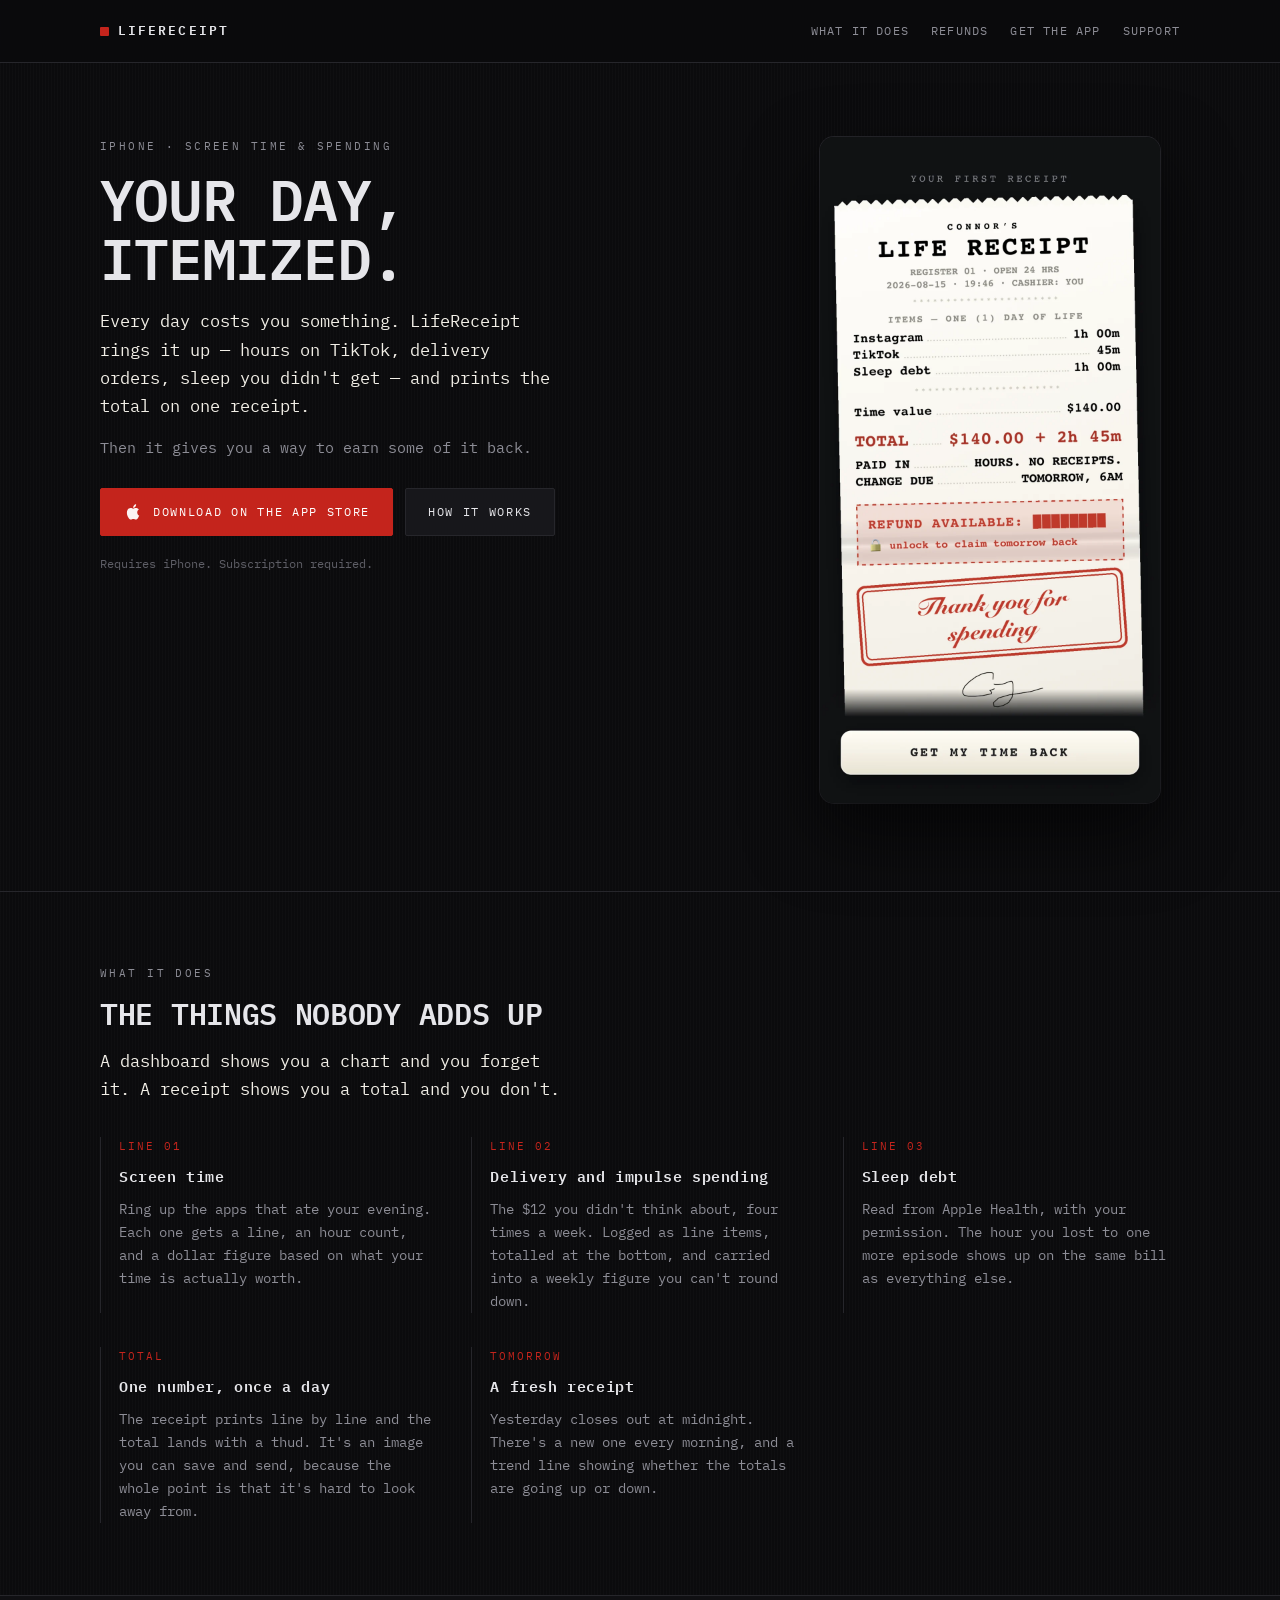
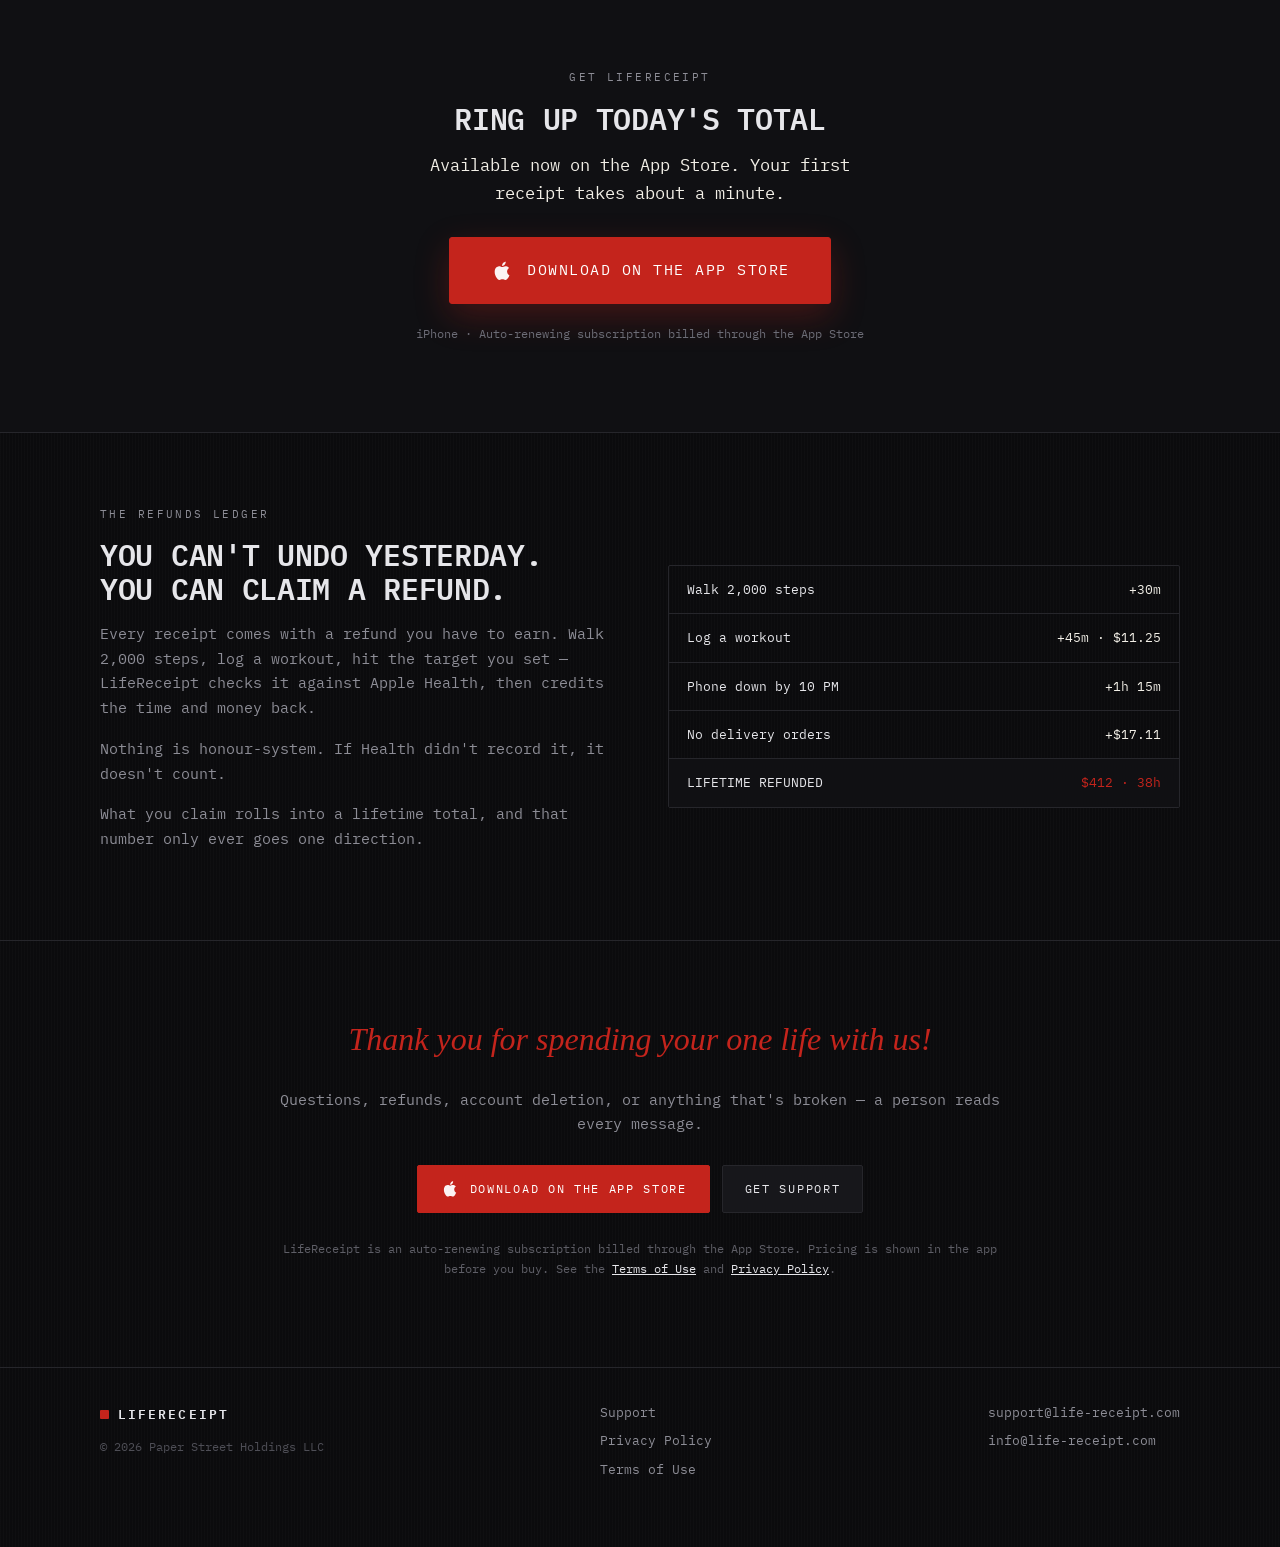
<file: index.html>
<!DOCTYPE html>
<html lang="en">
<head>
<meta charset="utf-8">
<meta name="viewport" content="width=device-width, initial-scale=1">
<title>LifeReceipt — Your day, itemized.</title>
<meta name="description" content="LifeReceipt prints your wasted day as a receipt: screen time, delivery orders, sleep debt, goals missed. Then it helps you earn the time back.">
<link rel="canonical" href="https://life-receipt.com/">
<meta property="og:title" content="LifeReceipt — Your day, itemized.">
<meta property="og:description" content="Screen time, delivery orders, sleep debt, goals missed — printed as one receipt you can't argue with.">
<meta property="og:url" content="https://life-receipt.com/">
<meta property="og:type" content="website">
<meta property="og:image" content="https://life-receipt.com/assets/receipt.jpg">
<meta name="twitter:card" content="summary_large_image">
<meta name="theme-color" content="#0B0B0D">
<link rel="preconnect" href="https://fonts.googleapis.com">
<link rel="preconnect" href="https://fonts.gstatic.com" crossorigin>
<link href="https://fonts.googleapis.com/css2?family=IBM+Plex+Mono:wght@400;500;600&display=swap" rel="stylesheet">
<link rel="stylesheet" href="/styles.css">
</head>
<body>

<header class="mast">
  <div class="wrap">
    <a class="wordmark" href="/">LifeReceipt</a>
    <nav>
      <a href="#itemized">What it does</a>
      <a href="#refunds">Refunds</a>
      <a href="#get">Get the app</a>
      <a class="keep" href="/support">Support</a>
    </nav>
  </div>
</header>

<main>

<section class="plain hero">
  <div class="wrap hero-grid">
    <div>
      <p class="eyebrow on-dark">iPhone · Screen time &amp; spending</p>
      <h1>Your day,<br>itemized.</h1>
      <p class="lede">Every day costs you something. LifeReceipt rings it up — hours on TikTok, delivery orders, sleep you didn't get — and prints the total on one receipt.</p>
      <p>Then it gives you a way to earn some of it back.</p>
      <div class="cta-row">
        <a class="btn btn-stamp" href="https://apps.apple.com/us/app/lifereceipt-cut-screen-time/id6793711242" rel="noopener"><svg viewBox="0 0 24 24" width="20" height="20" fill="currentColor" aria-hidden="true" style="flex:none"><path d="M17.05 12.54c-.02-2.3 1.88-3.4 1.96-3.46-1.07-1.56-2.73-1.78-3.32-1.8-1.41-.14-2.76.83-3.48.83-.72 0-1.83-.81-3.01-.79-1.55.02-2.98.9-3.77 2.29-1.61 2.79-.41 6.92 1.15 9.18.76 1.11 1.67 2.35 2.86 2.3 1.15-.05 1.58-.74 2.97-.74s1.78.74 3 .72c1.24-.02 2.02-1.12 2.78-2.24.88-1.28 1.24-2.52 1.26-2.58-.03-.01-2.41-.92-2.4-3.71zM14.8 5.6c.63-.77 1.06-1.83.94-2.9-.91.04-2.02.61-2.67 1.37-.58.68-1.09 1.77-.96 2.81 1.02.08 2.06-.52 2.69-1.28z"/></svg><span>Download on the App&nbsp;Store</span></a>
        <a class="btn" href="#itemized">How it works</a>
      </div>
      <p class="fineprint">Requires iPhone. Subscription required.</p>
    </div>

    <figure class="shot">
      <picture>
        <source srcset="/assets/receipt.webp" type="image/webp">
        <img src="/assets/receipt.jpg" width="1020" height="1998"
             alt="A LifeReceipt daily receipt: Instagram 1h 00m, TikTok 45m, sleep debt 1h 00m, time value $140.00, total $140.00 plus 2h 45m, with a locked refund available tomorrow."
             fetchpriority="high" decoding="async">
      </picture>
    </figure>
  </div>
</section>

<section id="itemized">
  <div class="wrap">
    <p class="eyebrow on-dark">What it does</p>
    <h2>The things nobody adds up</h2>
    <p class="lede">A dashboard shows you a chart and you forget it. A receipt shows you a total and you don't.</p>
    <div class="cols">
      <div class="card">
        <span class="tag">Line 01</span>
        <h3>Screen time</h3>
        <p>Ring up the apps that ate your evening. Each one gets a line, an hour count, and a dollar figure based on what your time is actually worth.</p>
      </div>
      <div class="card">
        <span class="tag">Line 02</span>
        <h3>Delivery and impulse spending</h3>
        <p>The $12 you didn't think about, four times a week. Logged as line items, totalled at the bottom, and carried into a weekly figure you can't round down.</p>
      </div>
      <div class="card">
        <span class="tag">Line 03</span>
        <h3>Sleep debt</h3>
        <p>Read from Apple Health, with your permission. The hour you lost to one more episode shows up on the same bill as everything else.</p>
      </div>
      <div class="card">
        <span class="tag">Total</span>
        <h3>One number, once a day</h3>
        <p>The receipt prints line by line and the total lands with a thud. It's an image you can save and send, because the whole point is that it's hard to look away from.</p>
      </div>
      <div class="card">
        <span class="tag">Tomorrow</span>
        <h3>A fresh receipt</h3>
        <p>Yesterday closes out at midnight. There's a new one every morning, and a trend line showing whether the totals are going up or down.</p>
      </div>
    </div>
  </div>
</section>

<section id="get" class="buy">
  <div class="wrap narrow">
    <p class="eyebrow on-dark">Get LifeReceipt</p>
    <h2>Ring up today's total</h2>
    <p class="lede" style="margin:0 auto 30px">Available now on the App Store. Your first receipt takes about a minute.</p>
    <a class="btn btn-stamp btn-xl" href="https://apps.apple.com/us/app/lifereceipt-cut-screen-time/id6793711242" rel="noopener"><svg viewBox="0 0 24 24" width="20" height="20" fill="currentColor" aria-hidden="true" style="flex:none"><path d="M17.05 12.54c-.02-2.3 1.88-3.4 1.96-3.46-1.07-1.56-2.73-1.78-3.32-1.8-1.41-.14-2.76.83-3.48.83-.72 0-1.83-.81-3.01-.79-1.55.02-2.98.9-3.77 2.29-1.61 2.79-.41 6.92 1.15 9.18.76 1.11 1.67 2.35 2.86 2.3 1.15-.05 1.58-.74 2.97-.74s1.78.74 3 .72c1.24-.02 2.02-1.12 2.78-2.24.88-1.28 1.24-2.52 1.26-2.58-.03-.01-2.41-.92-2.4-3.71zM14.8 5.6c.63-.77 1.06-1.83.94-2.9-.91.04-2.02.61-2.67 1.37-.58.68-1.09 1.77-.96 2.81 1.02.08 2.06-.52 2.69-1.28z"/></svg><span>Download on the App&nbsp;Store</span></a>
    <p class="fineprint" style="margin-top:20px">iPhone · Auto-renewing subscription billed through the App Store</p>
  </div>
</section>

<section id="refunds">
  <div class="wrap split">
    <div>
      <p class="eyebrow on-dark">The refunds ledger</p>
      <h2>You can't undo yesterday.<br>You can claim a refund.</h2>
      <p>Every receipt comes with a refund you have to earn. Walk 2,000 steps, log a workout, hit the target you set — LifeReceipt checks it against Apple Health, then credits the time and money back.</p>
      <p>Nothing is honour-system. If Health didn't record it, it doesn't count.</p>
      <p>What you claim rolls into a lifetime total, and that number only ever goes one direction.</p>
    </div>
    <div class="ledger" aria-label="Example refunds ledger">
      <div><span>Walk 2,000 steps</span><span class="amt">+30m</span></div>
      <div><span>Log a workout</span><span class="amt">+45m · $11.25</span></div>
      <div><span>Phone down by 10 PM</span><span class="amt">+1h 15m</span></div>
      <div><span>No delivery orders</span><span class="amt">+$17.11</span></div>
      <div class="lifetime"><span>LIFETIME REFUNDED</span><span class="amt">$412 · 38h</span></div>
    </div>
  </div>
</section>

<section>
  <div class="wrap narrow" style="text-align:center">
    <p class="thanks" style="font-size:clamp(22px,3.4vw,32px);margin-bottom:22px">Thank you for spending your one life with us!</p>
    <p>Questions, refunds, account deletion, or anything that's broken — a person reads every message.</p>
    <div class="cta-row" style="justify-content:center">
      <a class="btn btn-stamp" href="https://apps.apple.com/us/app/lifereceipt-cut-screen-time/id6793711242" rel="noopener"><svg viewBox="0 0 24 24" width="20" height="20" fill="currentColor" aria-hidden="true" style="flex:none"><path d="M17.05 12.54c-.02-2.3 1.88-3.4 1.96-3.46-1.07-1.56-2.73-1.78-3.32-1.8-1.41-.14-2.76.83-3.48.83-.72 0-1.83-.81-3.01-.79-1.55.02-2.98.9-3.77 2.29-1.61 2.79-.41 6.92 1.15 9.18.76 1.11 1.67 2.35 2.86 2.3 1.15-.05 1.58-.74 2.97-.74s1.78.74 3 .72c1.24-.02 2.02-1.12 2.78-2.24.88-1.28 1.24-2.52 1.26-2.58-.03-.01-2.41-.92-2.4-3.71zM14.8 5.6c.63-.77 1.06-1.83.94-2.9-.91.04-2.02.61-2.67 1.37-.58.68-1.09 1.77-.96 2.81 1.02.08 2.06-.52 2.69-1.28z"/></svg><span>Download on the App&nbsp;Store</span></a>
      <a class="btn" href="/support">Get support</a>
    </div>
    <p class="fineprint" style="margin-top:26px">LifeReceipt is an auto-renewing subscription billed through the App Store. Pricing is shown in the app before you buy. See the <a href="/terms">Terms of Use</a> and <a href="/privacy">Privacy Policy</a>.</p>
  </div>
</section>

</main>

<footer>
  <div class="wrap foot-grid">
    <div>
      <a class="wordmark" href="/" style="margin-bottom:12px">LifeReceipt</a>
      <p class="legal">© 2026 Paper Street Holdings LLC</p>
    </div>
    <div>
      <a href="/support">Support</a>
      <a href="/privacy">Privacy Policy</a>
      <a href="/terms">Terms of Use</a>
    </div>
    <div>
      <a href="mailto:support@life-receipt.com">support@life-receipt.com</a>
      <a href="mailto:info@life-receipt.com">info@life-receipt.com</a>
    </div>
  </div>
</footer>

</body>
</html>
</file>
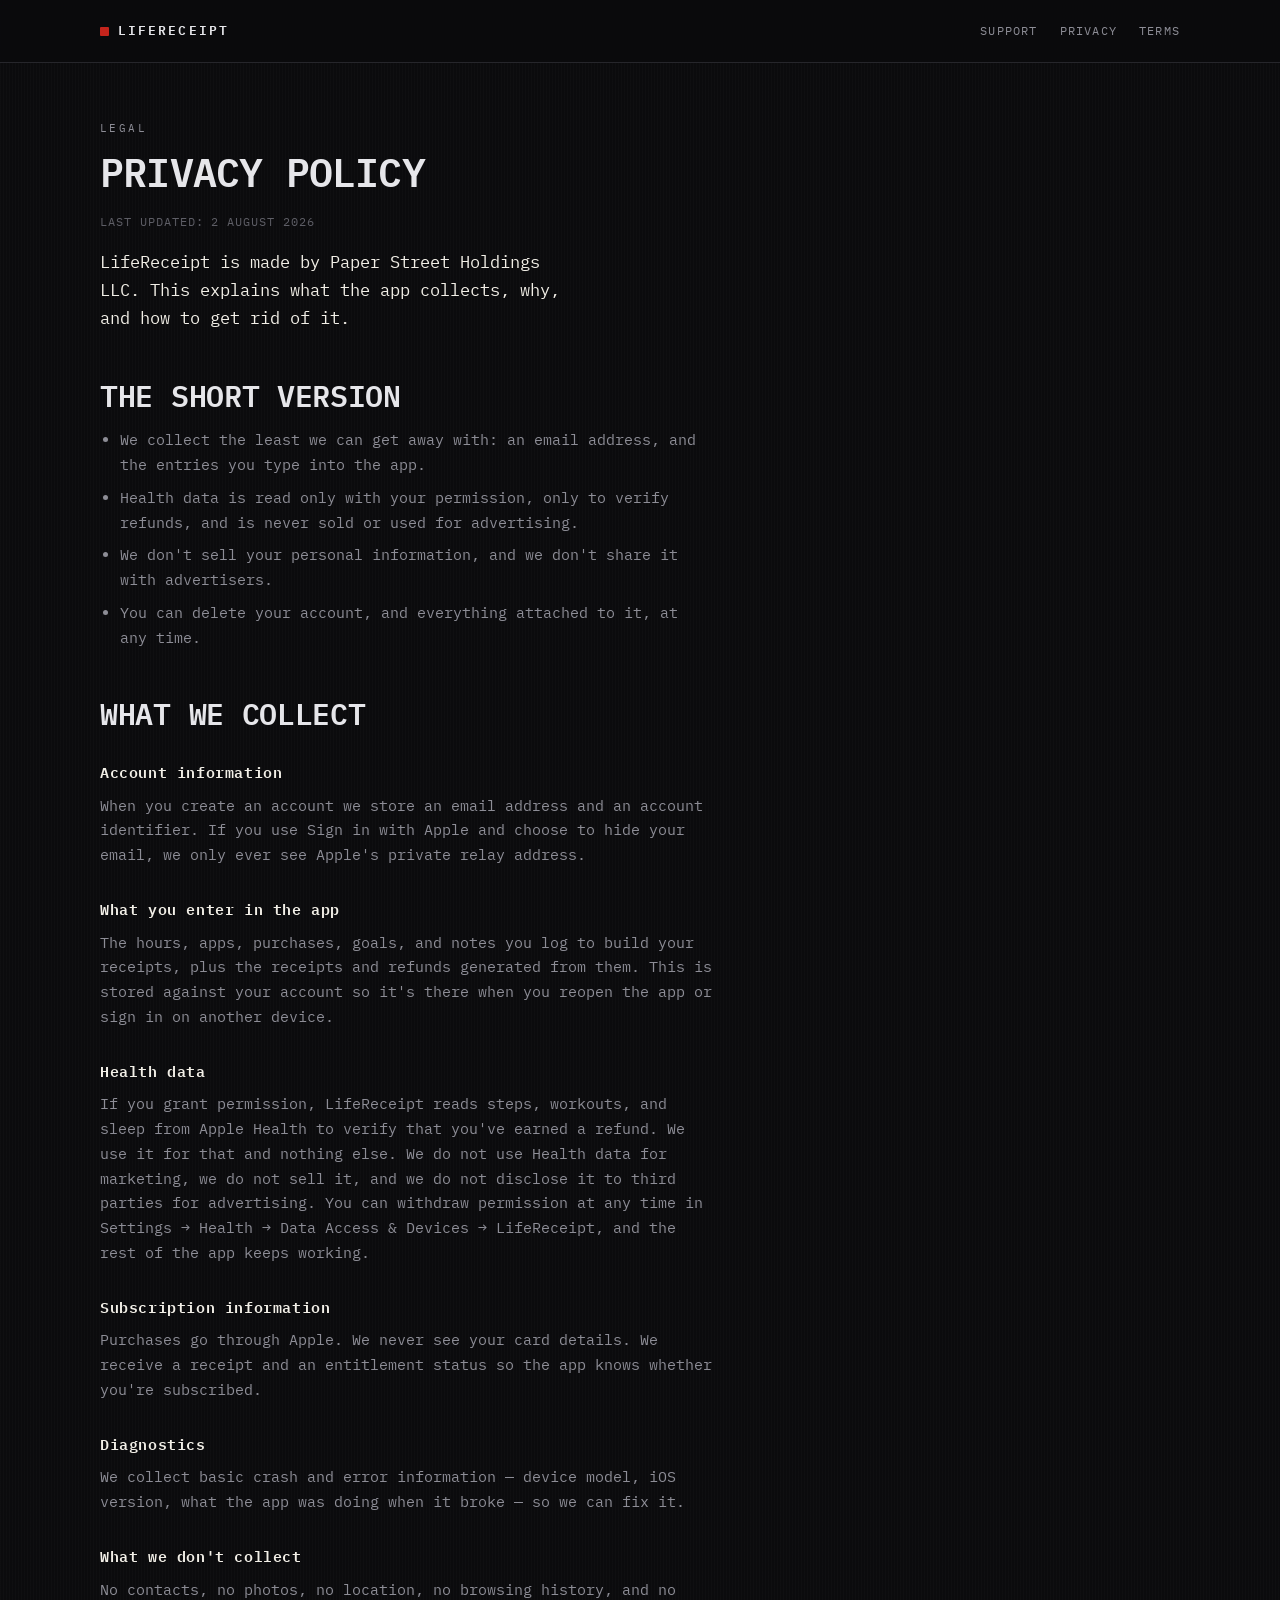
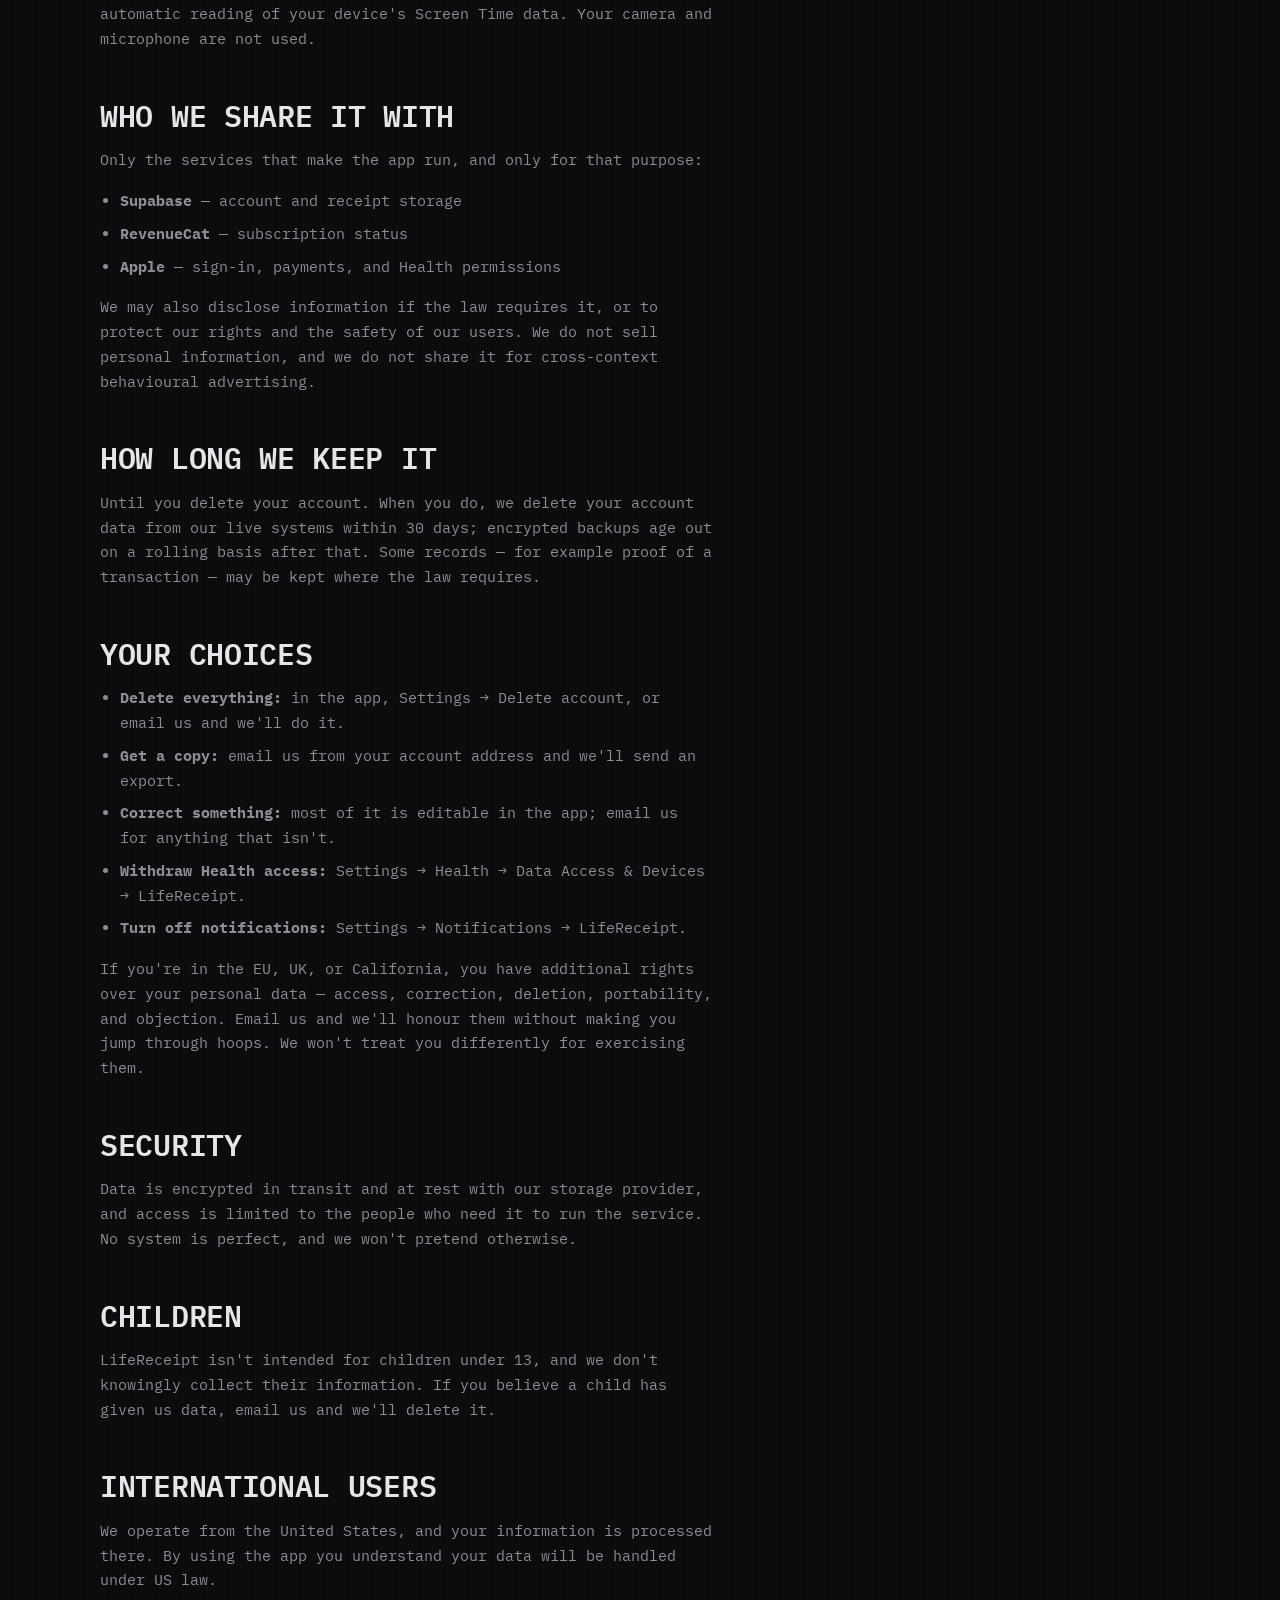
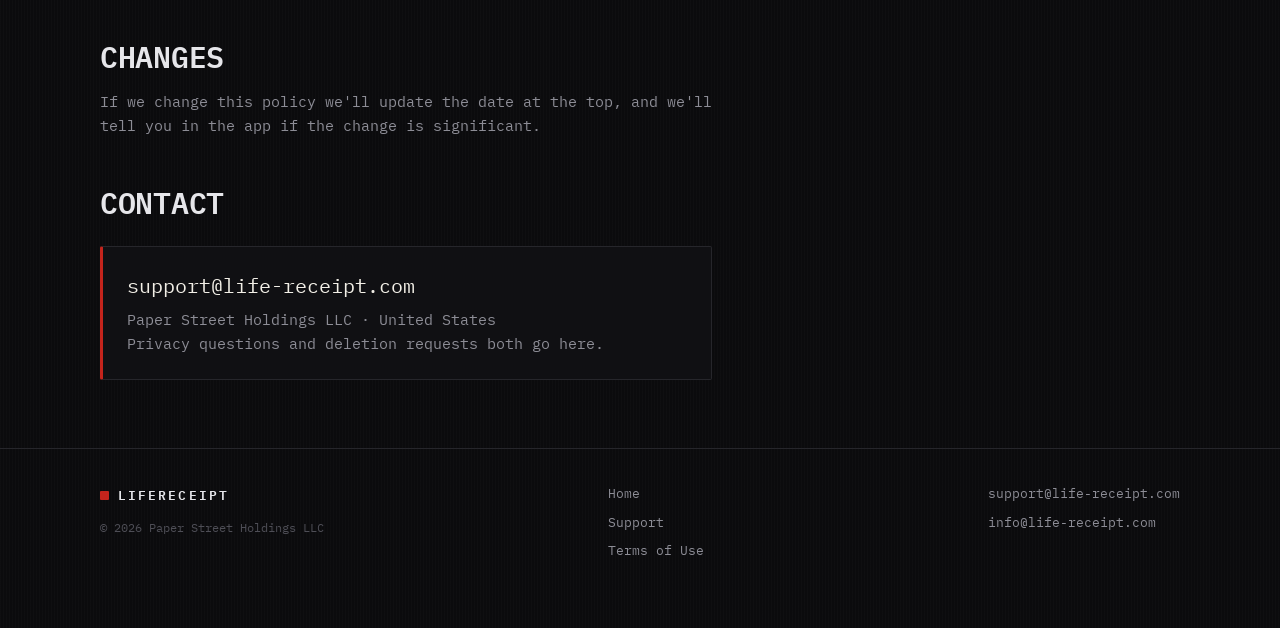
<file: privacy.html>
<!DOCTYPE html>
<html lang="en">
<head>
<meta charset="utf-8">
<meta name="viewport" content="width=device-width, initial-scale=1">
<title>Privacy Policy — LifeReceipt</title>
<meta name="description" content="What LifeReceipt collects, why, who it goes to, and how to delete it.">
<link rel="canonical" href="https://life-receipt.com/privacy">
<meta name="theme-color" content="#0B0B0D">
<link rel="preconnect" href="https://fonts.googleapis.com">
<link rel="preconnect" href="https://fonts.gstatic.com" crossorigin>
<link href="https://fonts.googleapis.com/css2?family=IBM+Plex+Mono:wght@400;500;600&display=swap" rel="stylesheet">
<link rel="stylesheet" href="/styles.css">
</head>
<body>

<header class="mast">
  <div class="wrap">
    <a class="wordmark" href="/">LifeReceipt</a>
    <nav>
      <a href="/support">Support</a>
      <a class="keep" href="/privacy">Privacy</a>
      <a href="/terms">Terms</a>
    </nav>
  </div>
</header>

<main class="wrap" style="padding:56px 0 20px">
  <div class="prose">
    <p class="eyebrow on-dark">Legal</p>
    <h1 style="font-size:clamp(28px,4vw,40px)">Privacy Policy</h1>
    <p class="updated">Last updated: 2 August 2026</p>

    <p class="lede">LifeReceipt is made by Paper Street Holdings LLC. This explains what the app collects, why, and how to get rid of it.</p>

    <h2>The short version</h2>
    <ul>
      <li>We collect the least we can get away with: an email address, and the entries you type into the app.</li>
      <li>Health data is read only with your permission, only to verify refunds, and is never sold or used for advertising.</li>
      <li>We don't sell your personal information, and we don't share it with advertisers.</li>
      <li>You can delete your account, and everything attached to it, at any time.</li>
    </ul>

    <h2>What we collect</h2>

    <h3>Account information</h3>
    <p>When you create an account we store an email address and an account identifier. If you use Sign in with Apple and choose to hide your email, we only ever see Apple's private relay address.</p>

    <h3>What you enter in the app</h3>
    <p>The hours, apps, purchases, goals, and notes you log to build your receipts, plus the receipts and refunds generated from them. This is stored against your account so it's there when you reopen the app or sign in on another device.</p>

    <h3>Health data</h3>
    <p>If you grant permission, LifeReceipt reads steps, workouts, and sleep from Apple Health to verify that you've earned a refund. We use it for that and nothing else. We do not use Health data for marketing, we do not sell it, and we do not disclose it to third parties for advertising. You can withdraw permission at any time in Settings → Health → Data Access &amp; Devices → LifeReceipt, and the rest of the app keeps working.</p>

    <h3>Subscription information</h3>
    <p>Purchases go through Apple. We never see your card details. We receive a receipt and an entitlement status so the app knows whether you're subscribed.</p>

    <h3>Diagnostics</h3>
    <p>We collect basic crash and error information — device model, iOS version, what the app was doing when it broke — so we can fix it.</p>

    <h3>What we don't collect</h3>
    <p>No contacts, no photos, no location, no browsing history, and no automatic reading of your device's Screen Time data. Your camera and microphone are not used.</p>

    <h2>Who we share it with</h2>
    <p>Only the services that make the app run, and only for that purpose:</p>
    <ul>
      <li><strong>Supabase</strong> — account and receipt storage</li>
      <li><strong>RevenueCat</strong> — subscription status</li>
      <li><strong>Apple</strong> — sign-in, payments, and Health permissions</li>
    </ul>
    <p>We may also disclose information if the law requires it, or to protect our rights and the safety of our users. We do not sell personal information, and we do not share it for cross-context behavioural advertising.</p>

    <h2>How long we keep it</h2>
    <p>Until you delete your account. When you do, we delete your account data from our live systems within 30 days; encrypted backups age out on a rolling basis after that. Some records — for example proof of a transaction — may be kept where the law requires.</p>

    <h2>Your choices</h2>
    <ul>
      <li><strong>Delete everything:</strong> in the app, Settings → Delete account, or email us and we'll do it.</li>
      <li><strong>Get a copy:</strong> email us from your account address and we'll send an export.</li>
      <li><strong>Correct something:</strong> most of it is editable in the app; email us for anything that isn't.</li>
      <li><strong>Withdraw Health access:</strong> Settings → Health → Data Access &amp; Devices → LifeReceipt.</li>
      <li><strong>Turn off notifications:</strong> Settings → Notifications → LifeReceipt.</li>
    </ul>
    <p>If you're in the EU, UK, or California, you have additional rights over your personal data — access, correction, deletion, portability, and objection. Email us and we'll honour them without making you jump through hoops. We won't treat you differently for exercising them.</p>

    <h2>Security</h2>
    <p>Data is encrypted in transit and at rest with our storage provider, and access is limited to the people who need it to run the service. No system is perfect, and we won't pretend otherwise.</p>

    <h2>Children</h2>
    <p>LifeReceipt isn't intended for children under 13, and we don't knowingly collect their information. If you believe a child has given us data, email us and we'll delete it.</p>

    <h2>International users</h2>
    <p>We operate from the United States, and your information is processed there. By using the app you understand your data will be handled under US law.</p>

    <h2>Changes</h2>
    <p>If we change this policy we'll update the date at the top, and we'll tell you in the app if the change is significant.</p>

    <h2>Contact</h2>
    <div class="contact-block">
      <a class="mail" href="mailto:support@life-receipt.com">support@life-receipt.com</a>
      <p style="margin:0">Paper Street Holdings LLC · United States<br>Privacy questions and deletion requests both go here.</p>
    </div>
  </div>
</main>

<footer style="margin-top:40px">
  <div class="wrap foot-grid">
    <div>
      <a class="wordmark" href="/" style="margin-bottom:12px">LifeReceipt</a>
      <p class="legal">© 2026 Paper Street Holdings LLC</p>
    </div>
    <div>
      <a href="/">Home</a>
      <a href="/support">Support</a>
      <a href="/terms">Terms of Use</a>
    </div>
    <div>
      <a href="mailto:support@life-receipt.com">support@life-receipt.com</a>
      <a href="mailto:info@life-receipt.com">info@life-receipt.com</a>
    </div>
  </div>
</footer>

</body>
</html>
</file>
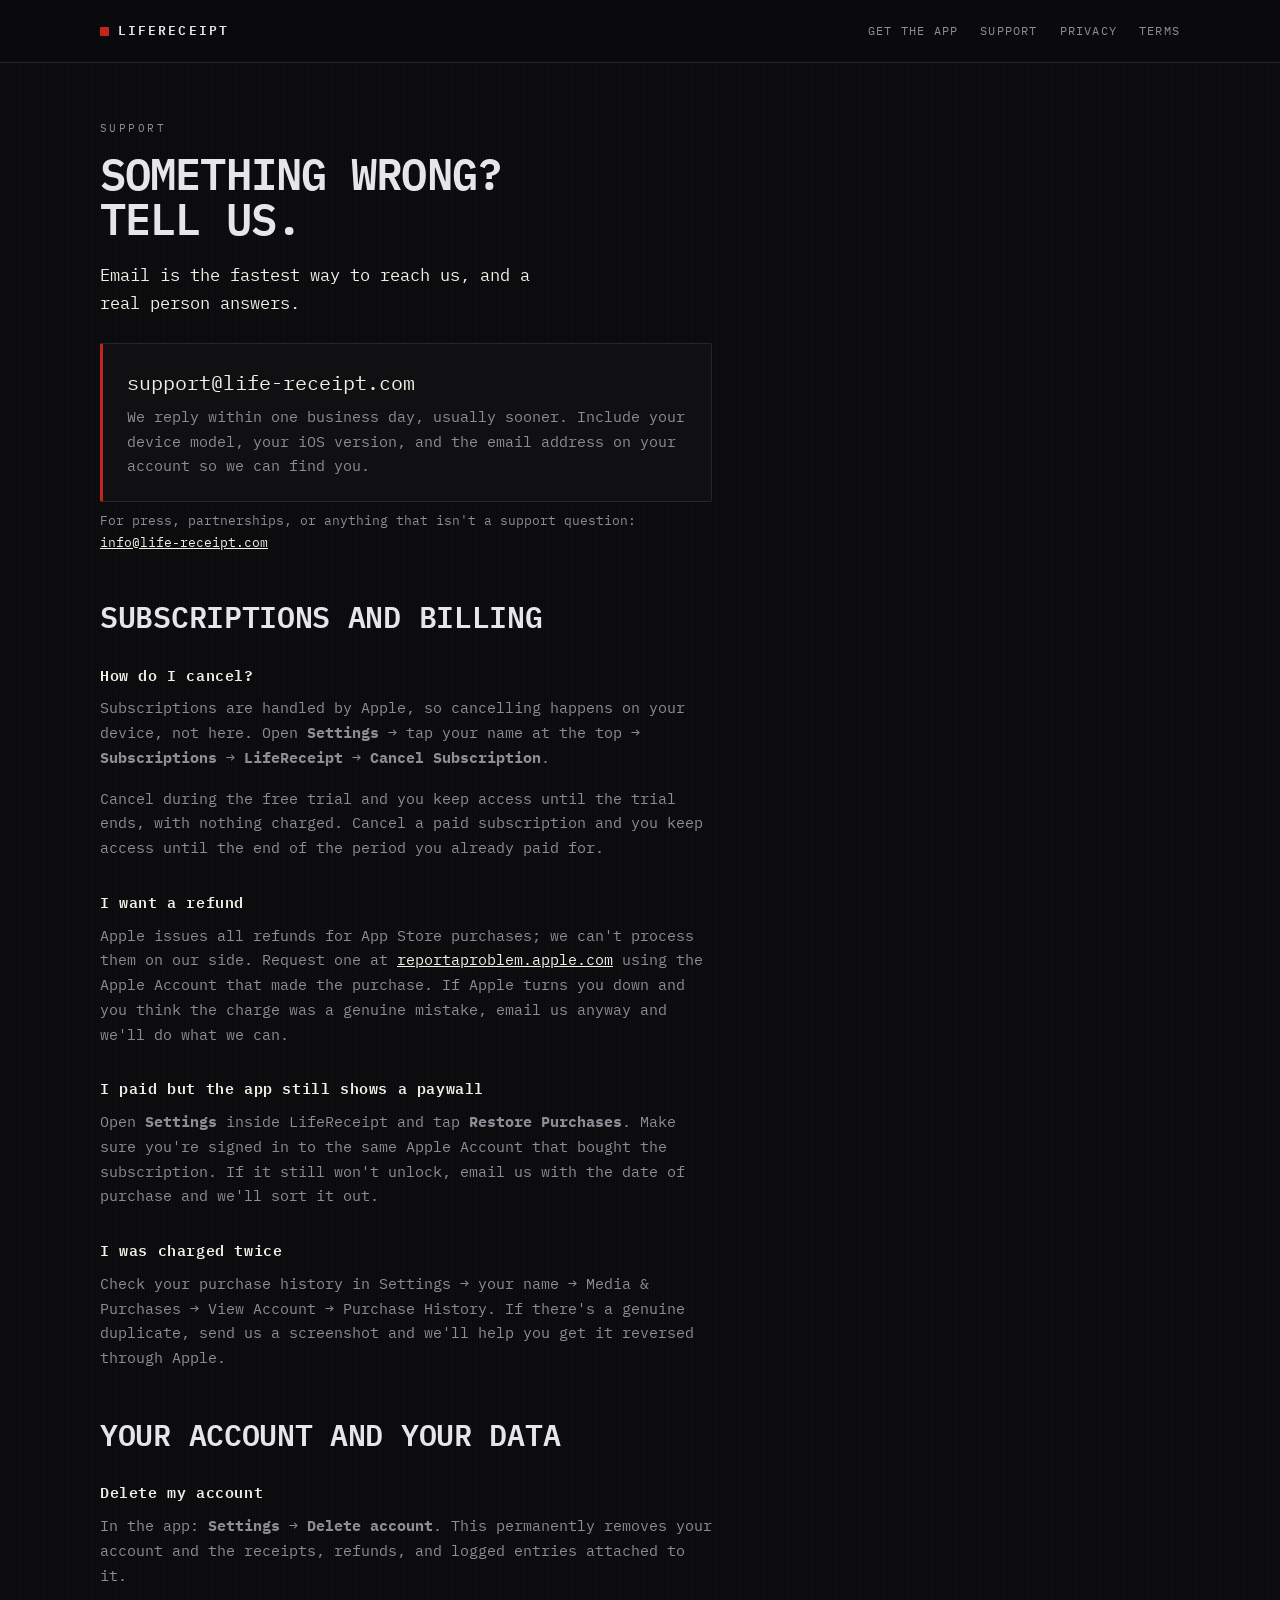
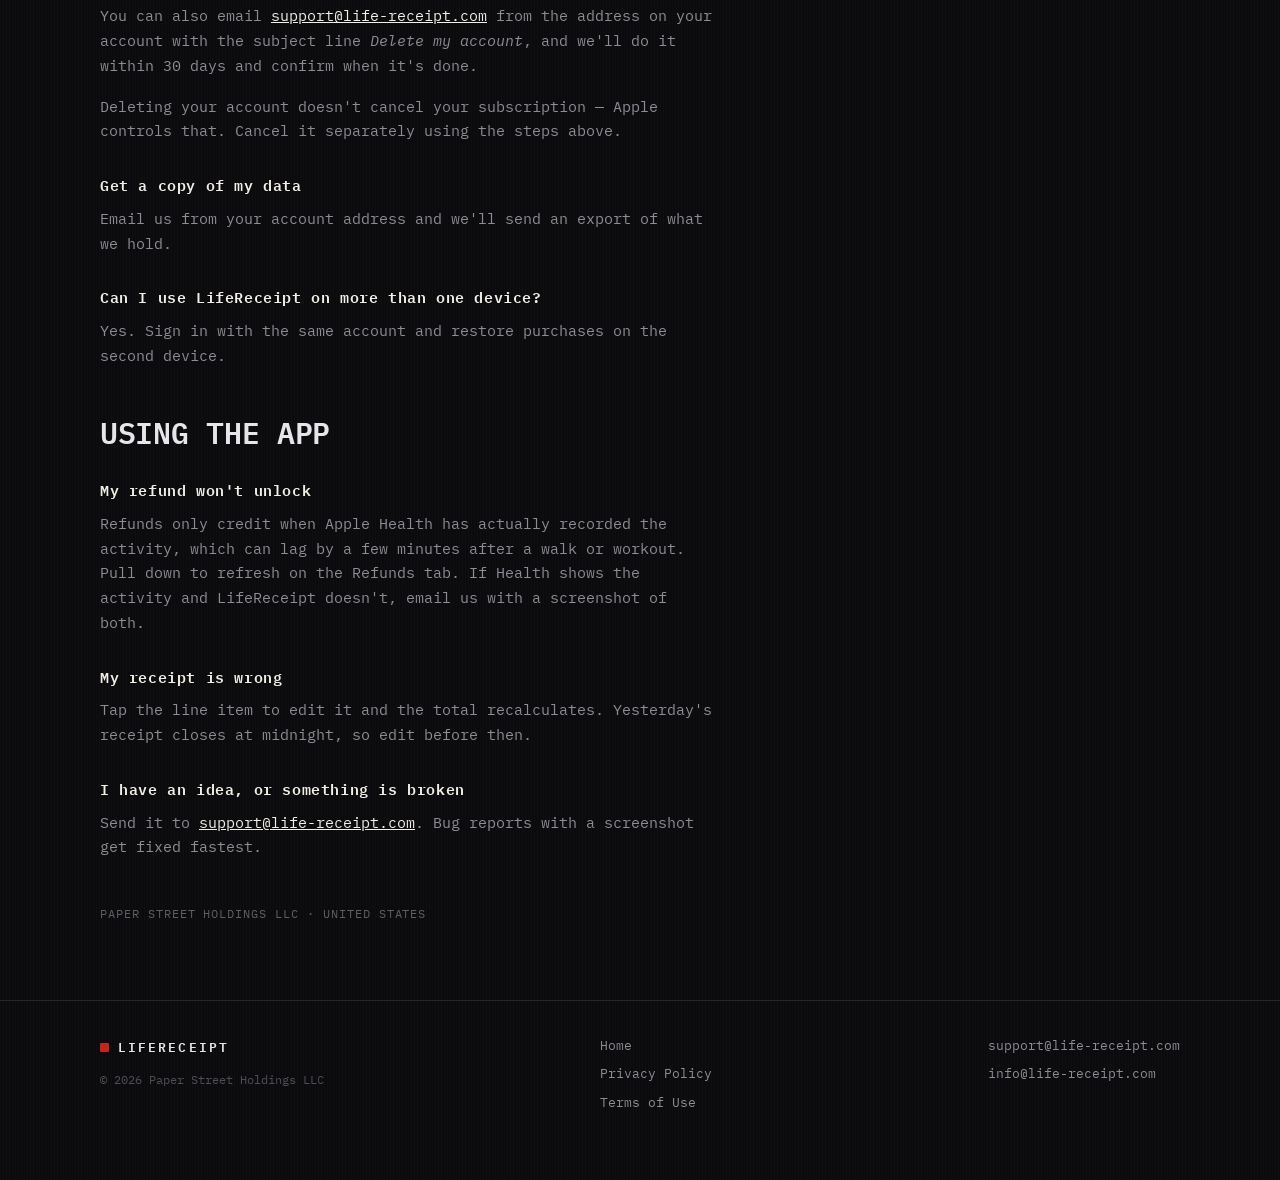
<file: support.html>
<!DOCTYPE html>
<html lang="en">
<head>
<meta charset="utf-8">
<meta name="viewport" content="width=device-width, initial-scale=1">
<title>Support — LifeReceipt</title>
<meta name="description" content="Contact LifeReceipt support, manage your subscription, restore purchases, or delete your account.">
<link rel="canonical" href="https://life-receipt.com/support">
<meta name="theme-color" content="#0B0B0D">
<link rel="preconnect" href="https://fonts.googleapis.com">
<link rel="preconnect" href="https://fonts.gstatic.com" crossorigin>
<link href="https://fonts.googleapis.com/css2?family=IBM+Plex+Mono:wght@400;500;600&display=swap" rel="stylesheet">
<link rel="stylesheet" href="/styles.css">
</head>
<body>

<header class="mast">
  <div class="wrap">
    <a class="wordmark" href="/">LifeReceipt</a>
    <nav>
      <a href="https://apps.apple.com/us/app/lifereceipt-cut-screen-time/id6793711242" rel="noopener">Get the app</a>
      <a class="keep" href="/support">Support</a>
      <a href="/privacy">Privacy</a>
      <a href="/terms">Terms</a>
    </nav>
  </div>
</header>

<main class="wrap" style="padding:56px 0 20px">
  <div class="prose">
    <p class="eyebrow on-dark">Support</p>
    <h1 style="font-size:clamp(30px,4.4vw,44px)">Something wrong?<br>Tell us.</h1>
    <p class="lede">Email is the fastest way to reach us, and a real person answers.</p>

    <div class="contact-block">
      <a class="mail" href="mailto:support@life-receipt.com">support@life-receipt.com</a>
      <p style="margin:0">We reply within one business day, usually sooner. Include your device model, your iOS version, and the email address on your account so we can find you.</p>
    </div>

    <p style="font-size:13px">For press, partnerships, or anything that isn't a support question: <a href="mailto:info@life-receipt.com">info@life-receipt.com</a></p>

    <h2>Subscriptions and billing</h2>

    <h3>How do I cancel?</h3>
    <p>Subscriptions are handled by Apple, so cancelling happens on your device, not here. Open <strong>Settings</strong> → tap your name at the top → <strong>Subscriptions</strong> → <strong>LifeReceipt</strong> → <strong>Cancel Subscription</strong>.</p>
    <p>Cancel during the free trial and you keep access until the trial ends, with nothing charged. Cancel a paid subscription and you keep access until the end of the period you already paid for.</p>

    <h3>I want a refund</h3>
    <p>Apple issues all refunds for App Store purchases; we can't process them on our side. Request one at <a href="https://reportaproblem.apple.com" rel="noopener">reportaproblem.apple.com</a> using the Apple Account that made the purchase. If Apple turns you down and you think the charge was a genuine mistake, email us anyway and we'll do what we can.</p>

    <h3>I paid but the app still shows a paywall</h3>
    <p>Open <strong>Settings</strong> inside LifeReceipt and tap <strong>Restore Purchases</strong>. Make sure you're signed in to the same Apple Account that bought the subscription. If it still won't unlock, email us with the date of purchase and we'll sort it out.</p>

    <h3>I was charged twice</h3>
    <p>Check your purchase history in Settings → your name → Media &amp; Purchases → View Account → Purchase History. If there's a genuine duplicate, send us a screenshot and we'll help you get it reversed through Apple.</p>

    <h2>Your account and your data</h2>

    <h3>Delete my account</h3>
    <p>In the app: <strong>Settings</strong> → <strong>Delete account</strong>. This permanently removes your account and the receipts, refunds, and logged entries attached to it.</p>
    <p>You can also email <a href="mailto:support@life-receipt.com">support@life-receipt.com</a> from the address on your account with the subject line <em>Delete my account</em>, and we'll do it within 30 days and confirm when it's done.</p>
    <p>Deleting your account doesn't cancel your subscription — Apple controls that. Cancel it separately using the steps above.</p>

    <h3>Get a copy of my data</h3>
    <p>Email us from your account address and we'll send an export of what we hold.</p>

    <h3>Can I use LifeReceipt on more than one device?</h3>
    <p>Yes. Sign in with the same account and restore purchases on the second device.</p>

    <h2>Using the app</h2>

    <h3>My refund won't unlock</h3>
    <p>Refunds only credit when Apple Health has actually recorded the activity, which can lag by a few minutes after a walk or workout. Pull down to refresh on the Refunds tab. If Health shows the activity and LifeReceipt doesn't, email us with a screenshot of both.</p>

    <h3>My receipt is wrong</h3>
    <p>Tap the line item to edit it and the total recalculates. Yesterday's receipt closes at midnight, so edit before then.</p>

    <h3>I have an idea, or something is broken</h3>
    <p>Send it to <a href="mailto:support@life-receipt.com">support@life-receipt.com</a>. Bug reports with a screenshot get fixed fastest.</p>

    <p class="updated" style="margin-top:44px">Paper Street Holdings LLC · United States</p>
  </div>
</main>

<footer style="margin-top:40px">
  <div class="wrap foot-grid">
    <div>
      <a class="wordmark" href="/" style="margin-bottom:12px">LifeReceipt</a>
      <p class="legal">© 2026 Paper Street Holdings LLC</p>
    </div>
    <div>
      <a href="/">Home</a>
      <a href="/privacy">Privacy Policy</a>
      <a href="/terms">Terms of Use</a>
    </div>
    <div>
      <a href="mailto:support@life-receipt.com">support@life-receipt.com</a>
      <a href="mailto:info@life-receipt.com">info@life-receipt.com</a>
    </div>
  </div>
</footer>

</body>
</html>
</file>
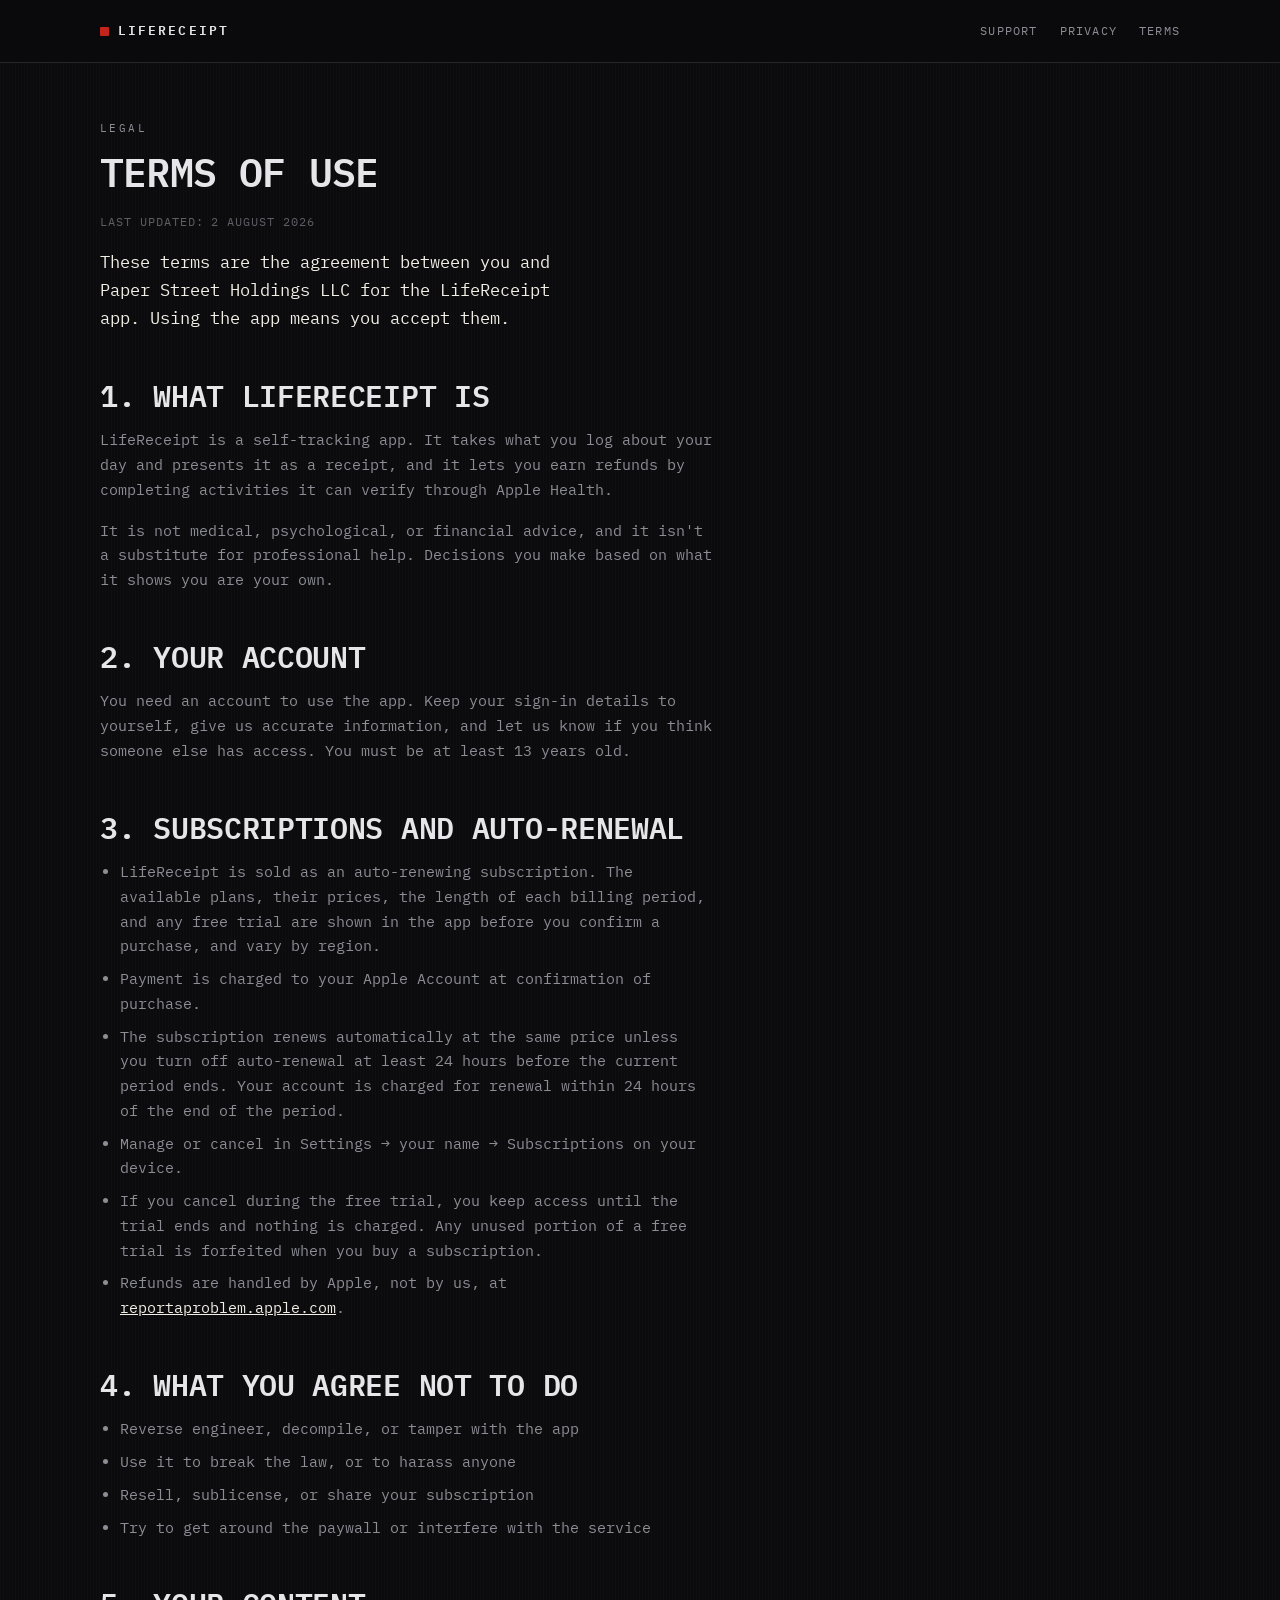
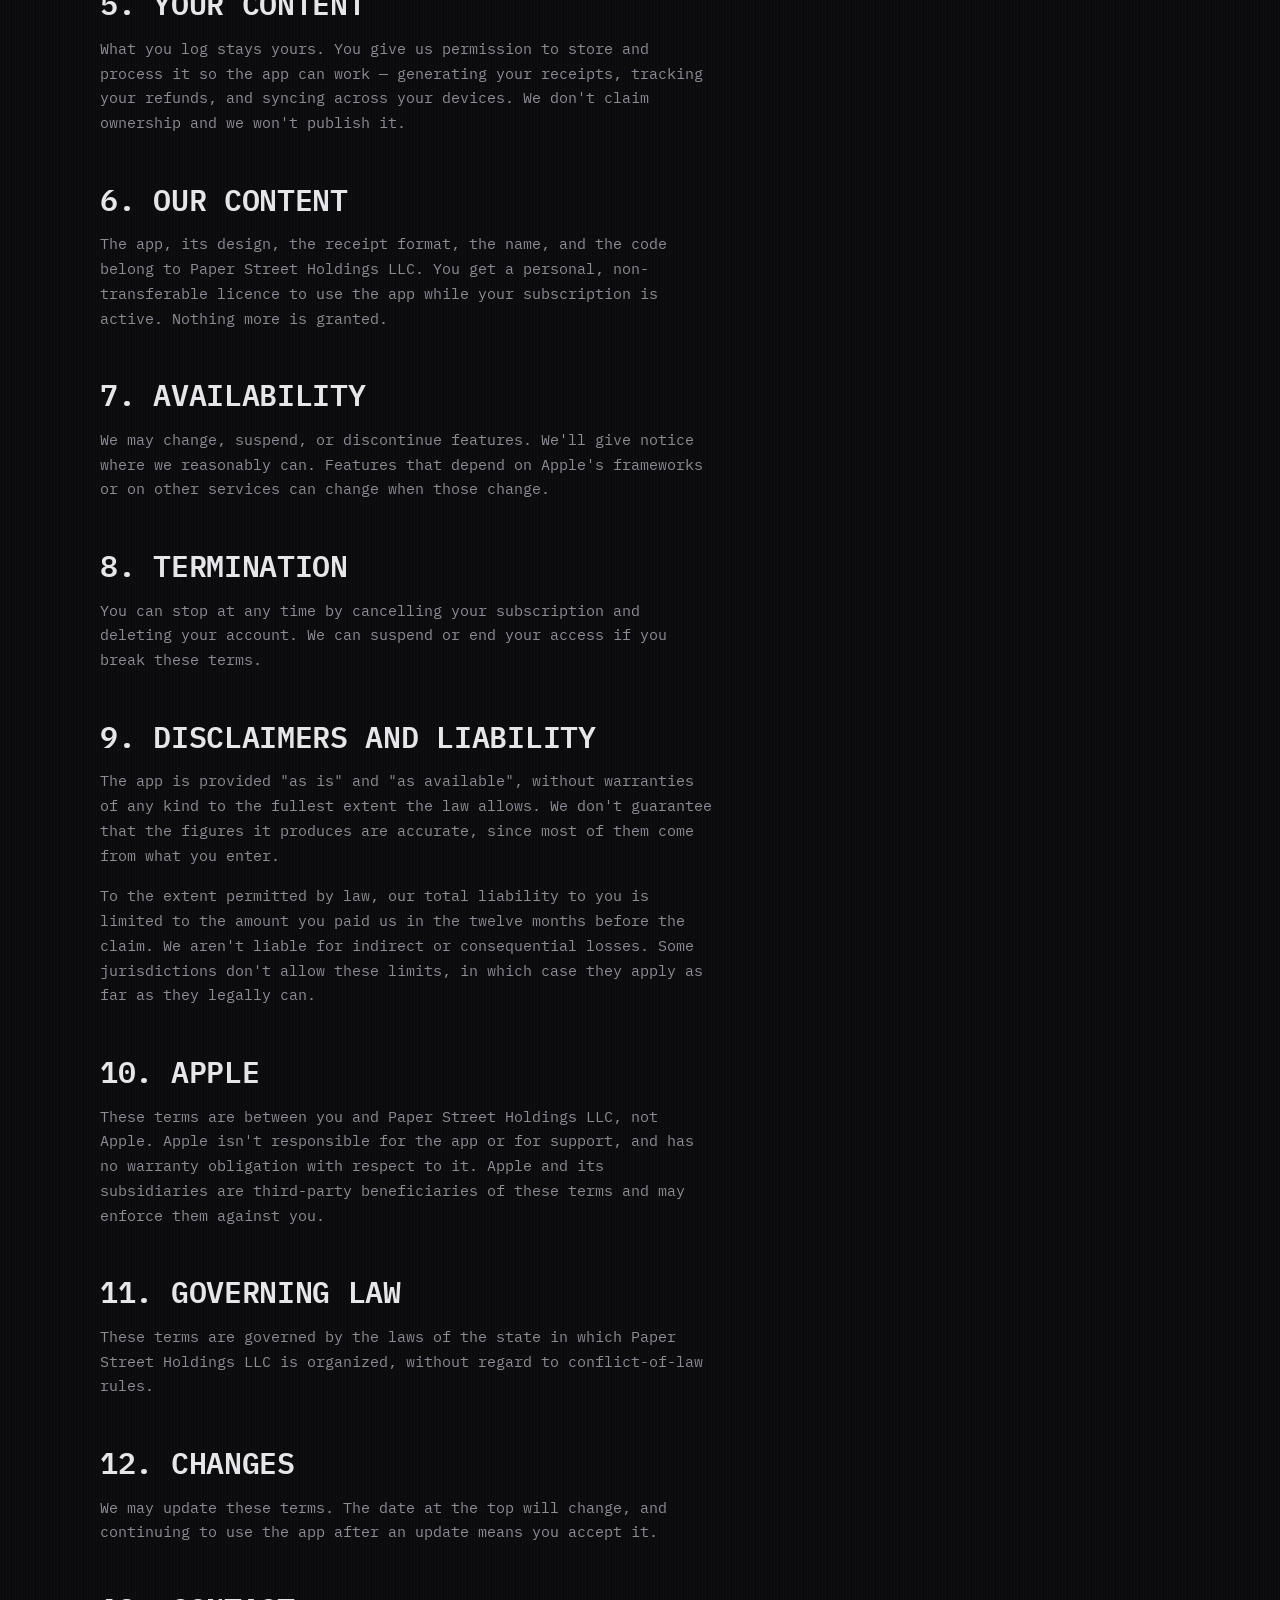
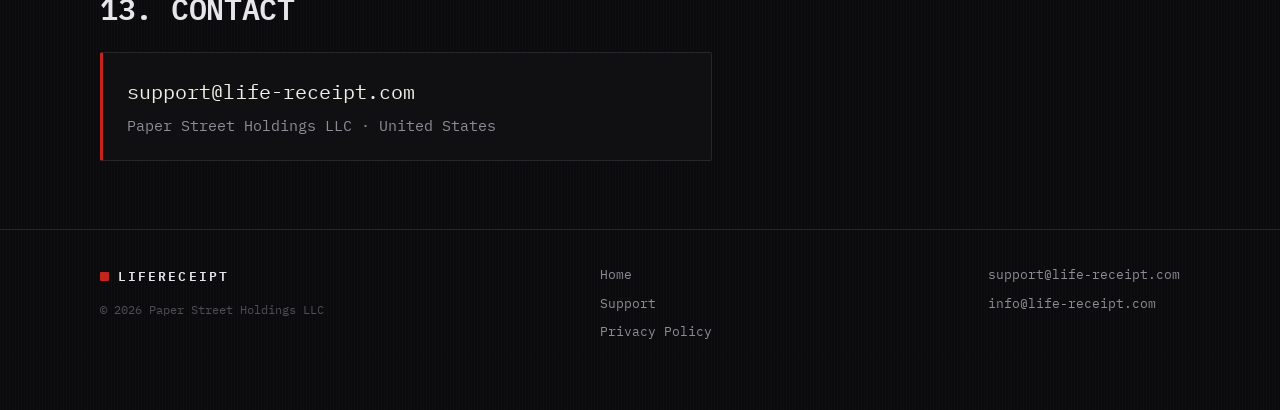
<file: terms.html>
<!DOCTYPE html>
<html lang="en">
<head>
<meta charset="utf-8">
<meta name="viewport" content="width=device-width, initial-scale=1">
<title>Terms of Use — LifeReceipt</title>
<meta name="description" content="Terms of Use for LifeReceipt, including subscription and auto-renewal terms.">
<link rel="canonical" href="https://life-receipt.com/terms">
<meta name="theme-color" content="#0B0B0D">
<link rel="preconnect" href="https://fonts.googleapis.com">
<link rel="preconnect" href="https://fonts.gstatic.com" crossorigin>
<link href="https://fonts.googleapis.com/css2?family=IBM+Plex+Mono:wght@400;500;600&display=swap" rel="stylesheet">
<link rel="stylesheet" href="/styles.css">
</head>
<body>

<header class="mast">
  <div class="wrap">
    <a class="wordmark" href="/">LifeReceipt</a>
    <nav>
      <a href="/support">Support</a>
      <a href="/privacy">Privacy</a>
      <a class="keep" href="/terms">Terms</a>
    </nav>
  </div>
</header>

<main class="wrap" style="padding:56px 0 20px">
  <div class="prose">
    <p class="eyebrow on-dark">Legal</p>
    <h1 style="font-size:clamp(28px,4vw,40px)">Terms of Use</h1>
    <p class="updated">Last updated: 2 August 2026</p>

    <p class="lede">These terms are the agreement between you and Paper Street Holdings LLC for the LifeReceipt app. Using the app means you accept them.</p>

    <h2>1. What LifeReceipt is</h2>
    <p>LifeReceipt is a self-tracking app. It takes what you log about your day and presents it as a receipt, and it lets you earn refunds by completing activities it can verify through Apple Health.</p>
    <p>It is not medical, psychological, or financial advice, and it isn't a substitute for professional help. Decisions you make based on what it shows you are your own.</p>

    <h2>2. Your account</h2>
    <p>You need an account to use the app. Keep your sign-in details to yourself, give us accurate information, and let us know if you think someone else has access. You must be at least 13 years old.</p>

    <h2>3. Subscriptions and auto-renewal</h2>
    <ul>
      <li>LifeReceipt is sold as an auto-renewing subscription. The available plans, their prices, the length of each billing period, and any free trial are shown in the app before you confirm a purchase, and vary by region.</li>
      <li>Payment is charged to your Apple Account at confirmation of purchase.</li>
      <li>The subscription renews automatically at the same price unless you turn off auto-renewal at least 24 hours before the current period ends. Your account is charged for renewal within 24 hours of the end of the period.</li>
      <li>Manage or cancel in Settings → your name → Subscriptions on your device.</li>
      <li>If you cancel during the free trial, you keep access until the trial ends and nothing is charged. Any unused portion of a free trial is forfeited when you buy a subscription.</li>
      <li>Refunds are handled by Apple, not by us, at <a href="https://reportaproblem.apple.com" rel="noopener">reportaproblem.apple.com</a>.</li>
    </ul>

    <h2>4. What you agree not to do</h2>
    <ul>
      <li>Reverse engineer, decompile, or tamper with the app</li>
      <li>Use it to break the law, or to harass anyone</li>
      <li>Resell, sublicense, or share your subscription</li>
      <li>Try to get around the paywall or interfere with the service</li>
    </ul>

    <h2>5. Your content</h2>
    <p>What you log stays yours. You give us permission to store and process it so the app can work — generating your receipts, tracking your refunds, and syncing across your devices. We don't claim ownership and we won't publish it.</p>

    <h2>6. Our content</h2>
    <p>The app, its design, the receipt format, the name, and the code belong to Paper Street Holdings LLC. You get a personal, non-transferable licence to use the app while your subscription is active. Nothing more is granted.</p>

    <h2>7. Availability</h2>
    <p>We may change, suspend, or discontinue features. We'll give notice where we reasonably can. Features that depend on Apple's frameworks or on other services can change when those change.</p>

    <h2>8. Termination</h2>
    <p>You can stop at any time by cancelling your subscription and deleting your account. We can suspend or end your access if you break these terms.</p>

    <h2>9. Disclaimers and liability</h2>
    <p>The app is provided "as is" and "as available", without warranties of any kind to the fullest extent the law allows. We don't guarantee that the figures it produces are accurate, since most of them come from what you enter.</p>
    <p>To the extent permitted by law, our total liability to you is limited to the amount you paid us in the twelve months before the claim. We aren't liable for indirect or consequential losses. Some jurisdictions don't allow these limits, in which case they apply as far as they legally can.</p>

    <h2>10. Apple</h2>
    <p>These terms are between you and Paper Street Holdings LLC, not Apple. Apple isn't responsible for the app or for support, and has no warranty obligation with respect to it. Apple and its subsidiaries are third-party beneficiaries of these terms and may enforce them against you.</p>

    <h2>11. Governing law</h2>
    <p>These terms are governed by the laws of the state in which Paper Street Holdings LLC is organized, without regard to conflict-of-law rules.</p>

    <h2>12. Changes</h2>
    <p>We may update these terms. The date at the top will change, and continuing to use the app after an update means you accept it.</p>

    <h2>13. Contact</h2>
    <div class="contact-block">
      <a class="mail" href="mailto:support@life-receipt.com">support@life-receipt.com</a>
      <p style="margin:0">Paper Street Holdings LLC · United States</p>
    </div>
  </div>
</main>

<footer style="margin-top:40px">
  <div class="wrap foot-grid">
    <div>
      <a class="wordmark" href="/" style="margin-bottom:12px">LifeReceipt</a>
      <p class="legal">© 2026 Paper Street Holdings LLC</p>
    </div>
    <div>
      <a href="/">Home</a>
      <a href="/support">Support</a>
      <a href="/privacy">Privacy Policy</a>
    </div>
    <div>
      <a href="mailto:support@life-receipt.com">support@life-receipt.com</a>
      <a href="mailto:info@life-receipt.com">info@life-receipt.com</a>
    </div>
  </div>
</footer>

</body>
</html>
</file>
<file: styles.css>
/* LifeReceipt — thermal receipt on machined dark
   paper #F2EFE7 · ink #14140F · stamp red #C4241C · steel #101013 */

:root {
  --steel-900: #0B0B0D;
  --steel-800: #101013;
  --steel-700: #17171B;
  --hairline: #26262B;
  --paper: #F2EFE7;
  --paper-shade: #DBD5C6;
  --ink: #14140F;
  --ink-soft: #6F6A5E;
  --stamp: #C4241C;
  --steel-text: #8D8D96;
  --steel-text-bright: #E6E6EA;
  --mono: "IBM Plex Mono", ui-monospace, "SFMono-Regular", Menlo, monospace;
  --serif: Georgia, "Times New Roman", serif;
}

* { box-sizing: border-box; }

html { scroll-behavior: smooth; }

body {
  margin: 0;
  background: var(--steel-900);
  color: var(--steel-text-bright);
  font-family: var(--mono);
  font-size: 15px;
  line-height: 1.65;
  -webkit-font-smoothing: antialiased;
  background-image:
    repeating-linear-gradient(90deg, rgba(255,255,255,.014) 0 1px, transparent 1px 3px);
}

.wrap { width: min(1080px, 92vw); margin: 0 auto; }
.narrow { width: min(760px, 92vw); margin: 0 auto; }

a { color: var(--steel-text-bright); }

/* ---------- masthead ---------- */

.mast {
  border-bottom: 1px solid var(--hairline);
  position: sticky; top: 0; z-index: 20;
  background: rgba(11,11,13,.88);
  backdrop-filter: blur(8px);
}
.mast .wrap {
  display: flex; align-items: center; justify-content: space-between;
  height: 62px; gap: 20px;
}
.wordmark {
  font-weight: 600; letter-spacing: .16em; text-transform: uppercase;
  font-size: 13px; text-decoration: none; color: var(--steel-text-bright);
  display: inline-flex; align-items: center; gap: 9px;
}
.wordmark::before {
  content: ""; width: 9px; height: 9px; background: var(--stamp);
  display: block; border-radius: 1px;
}
.mast nav { display: flex; gap: 22px; }
.mast nav a {
  font-size: 12px; letter-spacing: .1em; text-transform: uppercase;
  color: var(--steel-text); text-decoration: none;
}
.mast nav a:hover, .mast nav a:focus-visible { color: var(--paper); }

/* ---------- type ---------- */

.eyebrow {
  font-size: 11px; letter-spacing: .22em; text-transform: uppercase;
  color: var(--ink-soft); margin: 0 0 14px;
}
.eyebrow.on-dark { color: var(--steel-text); }

h1 {
  font-size: clamp(34px, 5.4vw, 58px);
  line-height: 1.02; letter-spacing: -.02em; margin: 0 0 20px;
  font-weight: 600; text-transform: uppercase;
}
h2 {
  font-size: clamp(22px, 3vw, 30px); line-height: 1.15;
  letter-spacing: -.01em; font-weight: 600; margin: 0 0 16px;
  text-transform: uppercase;
}
h3 { font-size: 15px; letter-spacing: .04em; margin: 0 0 8px; font-weight: 600; }

p { margin: 0 0 16px; color: var(--steel-text); }
p.lede { font-size: 17px; color: var(--paper); max-width: 46ch; }

.thanks {
  font-family: var(--serif); font-style: italic; color: var(--stamp);
  text-transform: none; letter-spacing: 0;
}

/* ---------- hero ---------- */

.hero { padding: 74px 0 88px; }
.hero-grid {
  display: grid; grid-template-columns: 1fr 380px; gap: 64px; align-items: start;
}

.cta-row { display: flex; flex-wrap: wrap; gap: 12px; margin-top: 28px; }
.btn {
  display: inline-block; text-decoration: none; padding: 13px 22px;
  font-size: 12px; letter-spacing: .14em; text-transform: uppercase;
  border: 1px solid var(--hairline); color: var(--steel-text-bright);
  border-radius: 2px; background: var(--steel-700);
}
.btn:hover, .btn:focus-visible { border-color: var(--paper-shade); color: var(--paper); }
.btn-stamp { background: var(--stamp); border-color: var(--stamp); color: #fff; }
.btn-stamp:hover, .btn-stamp:focus-visible { background: #A81C15; border-color: #A81C15; color: #fff; }

.fineprint { font-size: 12px; color: #5E5E66; margin-top: 18px; }

/* app store buttons */
.btn { display: inline-flex; align-items: center; gap: 10px; }
.btn svg { opacity: .95; }

.btn-xl {
  font-size: 15px; letter-spacing: .1em; padding: 20px 40px;
  gap: 13px; border-radius: 3px;
  box-shadow: 0 12px 34px rgba(196,36,28,.28);
}
.btn-xl svg { width: 24px; height: 24px; }

.buy { text-align: center; background: var(--steel-800); }
.buy .eyebrow, .buy h2 { text-align: center; }
.buy .lede { margin-left: auto; margin-right: auto; }
.buy .fineprint { color: #6C6C76; }

/* real app screenshot */
.shot { margin: 0; justify-self: center; }
.shot picture { display: block; }
.shot img {
  display: block; width: 100%; max-width: 340px; height: auto;
  border-radius: 14px;
  box-shadow: 0 30px 70px rgba(0,0,0,.6), 0 0 0 1px var(--hairline);
}

/* ---------- the receipt ---------- */

.receipt {
  background: var(--paper);
  color: var(--ink);
  padding: 26px 24px 30px;
  font-size: 13px;
  line-height: 1.85;
  box-shadow: 0 26px 60px rgba(0,0,0,.55);
  position: relative;
  background-image: linear-gradient(103deg, rgba(0,0,0,.05) 0 34%, transparent 34.6% 66%, rgba(0,0,0,.04) 66.4% 100%);
}
/* torn printer edges */
.receipt::before, .receipt::after {
  content: ""; position: absolute; left: 0; right: 0; height: 9px;
  background:
    repeating-linear-gradient(-45deg, var(--paper) 0 6px, transparent 6px 12px),
    repeating-linear-gradient(45deg, var(--paper) 0 6px, transparent 6px 12px);
}
.receipt::before { top: -8px; }
.receipt::after { bottom: -8px; transform: scaleY(-1); }

.r-line { display: flex; justify-content: space-between; gap: 14px; }
.r-line span:last-child { white-space: nowrap; }
.r-head { text-align: center; letter-spacing: .18em; text-transform: uppercase; font-weight: 600; }
.r-sub { text-align: center; font-size: 11px; color: var(--ink-soft); letter-spacing: .1em; }
.r-rule { border-top: 1px dashed #B9B2A1; margin: 12px 0; }
.r-total { font-weight: 600; font-size: 16px; letter-spacing: .02em; }
.r-stamp {
  color: var(--stamp); border: 2px solid var(--stamp); border-radius: 2px;
  text-align: center; text-transform: uppercase; letter-spacing: .16em;
  font-size: 11px; padding: 6px 0; margin: 14px 0 4px; transform: rotate(-1.2deg);
}
.r-thanks {
  font-family: var(--serif); font-style: italic; color: var(--stamp);
  text-align: center; font-size: 16px; line-height: 1.35; margin-top: 14px;
}
.r-foot { text-align: center; font-size: 10px; letter-spacing: .14em; color: var(--ink-soft); margin-top: 12px; text-transform: uppercase; }

/* print-on-load */
.print > * { opacity: 0; animation: feed .34s ease-out forwards; }
@keyframes feed {
  from { opacity: 0; transform: translateY(-7px); }
  to   { opacity: 1; transform: none; }
}

/* ---------- sections ---------- */

section { border-top: 1px solid var(--hairline); padding: 72px 0; }
section.plain { border-top: none; }

.cols { display: grid; grid-template-columns: repeat(3, 1fr); gap: 34px; margin-top: 34px; }
.card { border-left: 1px solid var(--hairline); padding-left: 18px; }
.card p { margin: 0; font-size: 14px; }
.card .tag {
  font-size: 11px; letter-spacing: .18em; text-transform: uppercase;
  color: var(--stamp); display: block; margin-bottom: 10px;
}

.split { display: grid; grid-template-columns: 1fr 1fr; gap: 56px; align-items: center; }

.ledger { border: 1px solid var(--hairline); border-radius: 2px; }
.ledger div {
  display: flex; justify-content: space-between; gap: 16px;
  padding: 13px 18px; border-bottom: 1px solid var(--hairline); font-size: 13px;
}
.ledger div:last-child { border-bottom: none; }
.ledger .amt { color: var(--paper); }
.ledger .lifetime { background: var(--steel-800); }
.ledger .lifetime .amt { color: var(--stamp); }

/* price */
.prices { display: grid; grid-template-columns: 1fr 1fr; gap: 20px; margin-top: 30px; }
.price {
  border: 1px solid var(--hairline); border-radius: 2px; padding: 22px 22px 24px;
  background: var(--steel-800);
}
.price.best { border-color: var(--stamp); }
.price .amount { font-size: 26px; color: var(--paper); letter-spacing: -.01em; }
.price .per { font-size: 12px; color: var(--steel-text); }
.price .note { font-size: 12px; color: var(--steel-text); margin: 10px 0 0; }

/* faq / prose */
.prose { max-width: 68ch; }
.prose h2 { margin-top: 46px; }
.prose h3 { margin-top: 30px; color: var(--paper); }
.prose ul { color: var(--steel-text); padding-left: 20px; margin: 0 0 16px; }
.prose li { margin-bottom: 8px; }
.prose a { color: var(--paper); }
.updated { font-size: 12px; color: #5E5E66; letter-spacing: .08em; text-transform: uppercase; }

.contact-block {
  border: 1px solid var(--hairline); border-left: 3px solid var(--stamp);
  padding: 22px 24px; border-radius: 2px; background: var(--steel-800); margin: 26px 0 8px;
}
.contact-block .mail {
  font-size: 20px; color: var(--paper); text-decoration: none; display: inline-block; margin-bottom: 6px;
}
.contact-block .mail:hover { color: var(--stamp); }

/* footer */
footer { border-top: 1px solid var(--hairline); padding: 34px 0 60px; }
.foot-grid { display: flex; justify-content: space-between; gap: 30px; flex-wrap: wrap; }
footer a { color: var(--steel-text); text-decoration: none; font-size: 13px; display: block; margin-bottom: 7px; }
footer a:hover, footer a:focus-visible { color: var(--paper); }
.legal { font-size: 12px; color: #4E4E56; margin: 0; }

:focus-visible { outline: 2px solid var(--stamp); outline-offset: 3px; }

@media (max-width: 900px) {
  .hero-grid { grid-template-columns: 1fr; gap: 44px; }
  .shot picture { display: block; }
.shot img { max-width: 300px; margin: 0 auto; }
  .cols { grid-template-columns: 1fr; gap: 24px; }
  .split { grid-template-columns: 1fr; gap: 30px; }
  .prices { grid-template-columns: 1fr; }
  .mast nav { gap: 16px; }
  .hero { padding: 48px 0 60px; }
  section { padding: 54px 0; }
}
@media (max-width: 480px) {
  .mast nav a:not(.keep) { display: none; }
}

@media (prefers-reduced-motion: reduce) {
  html { scroll-behavior: auto; }
  .print > * { opacity: 1; animation: none !important; }
  * { transition: none !important; }
}
</file>
